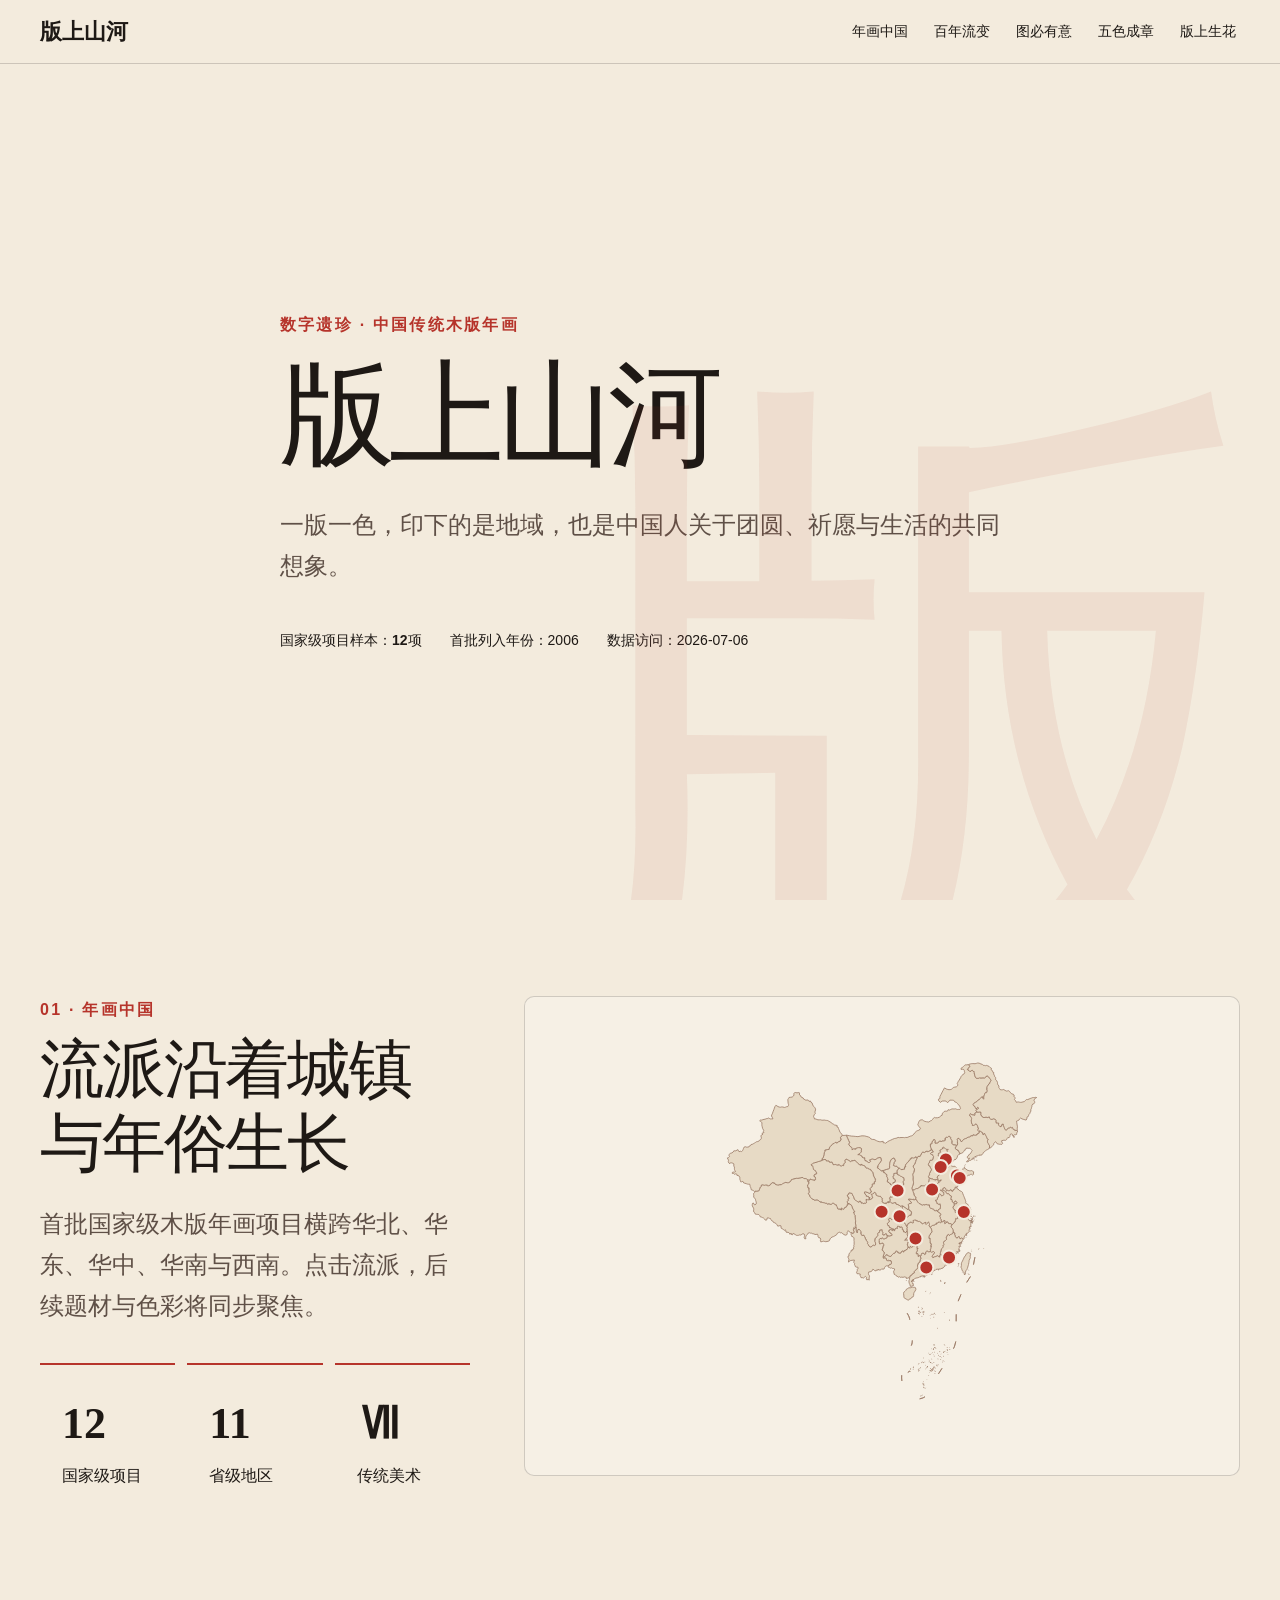
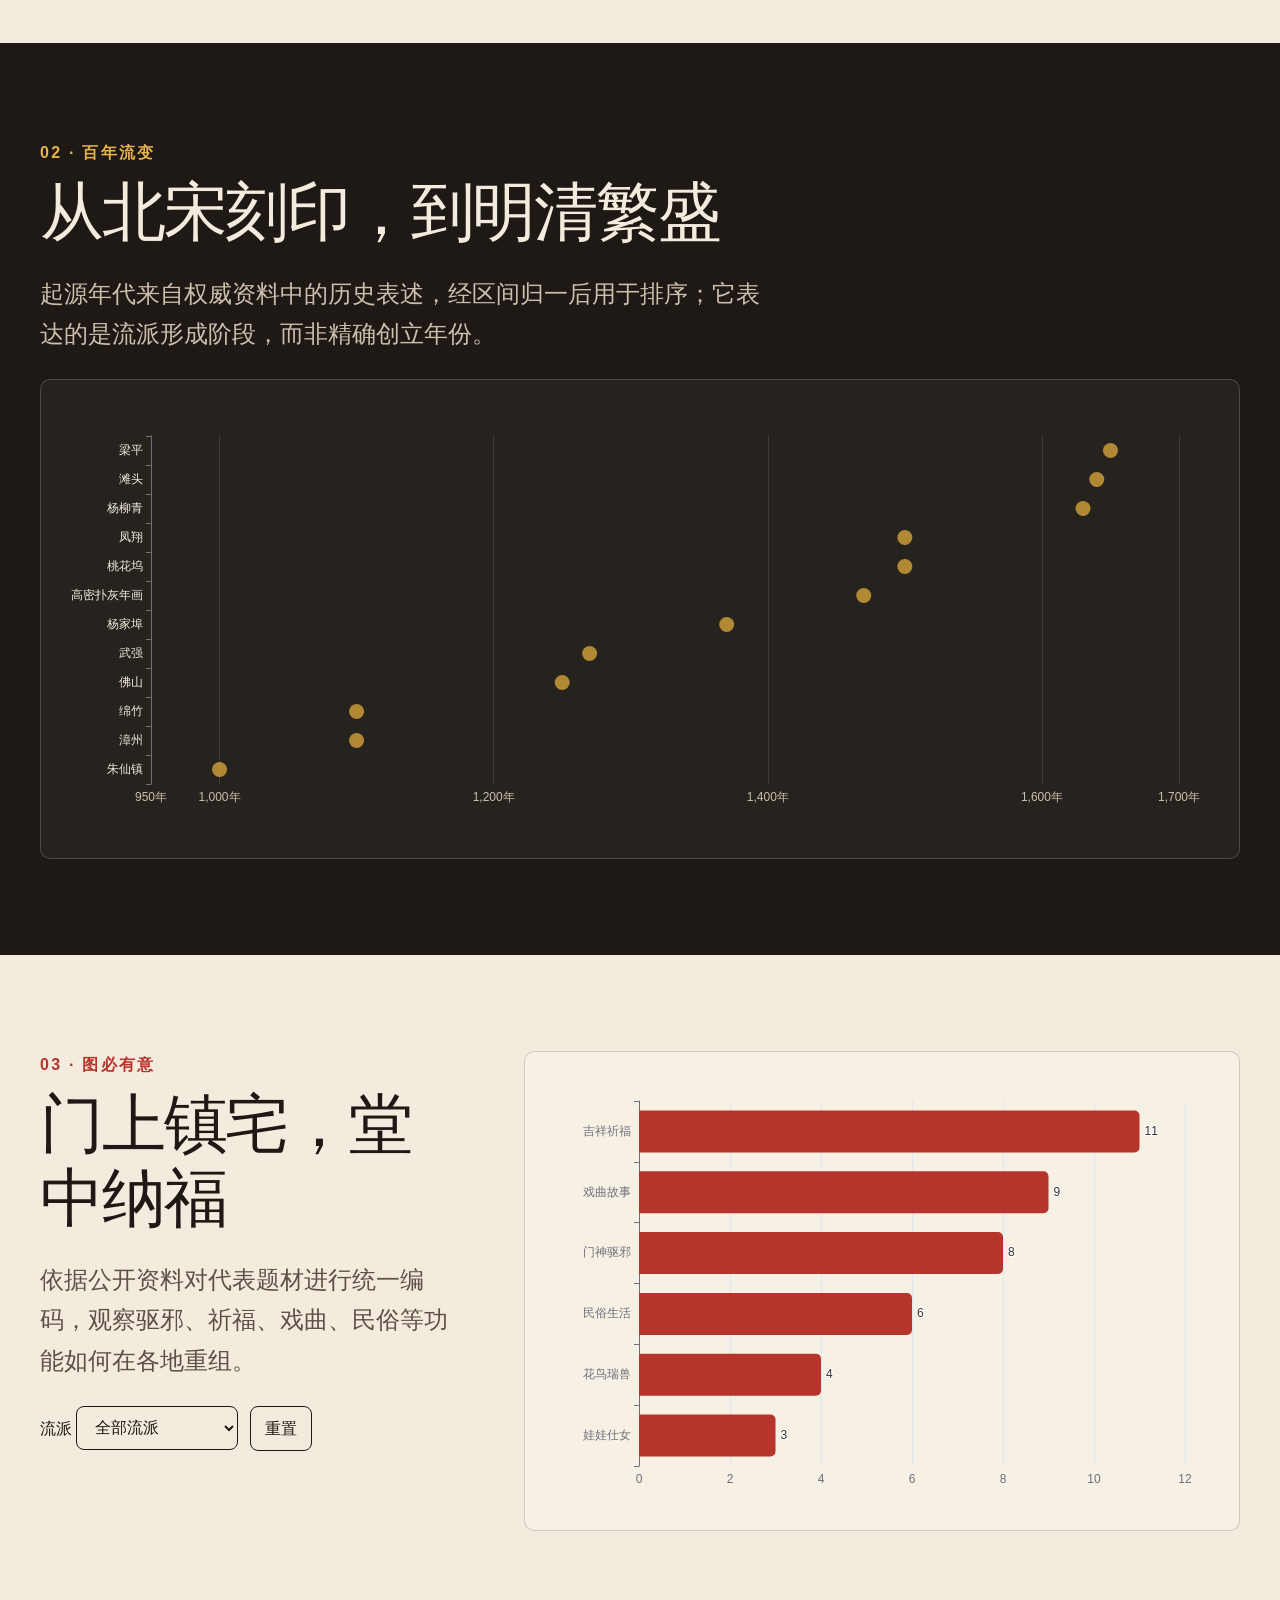
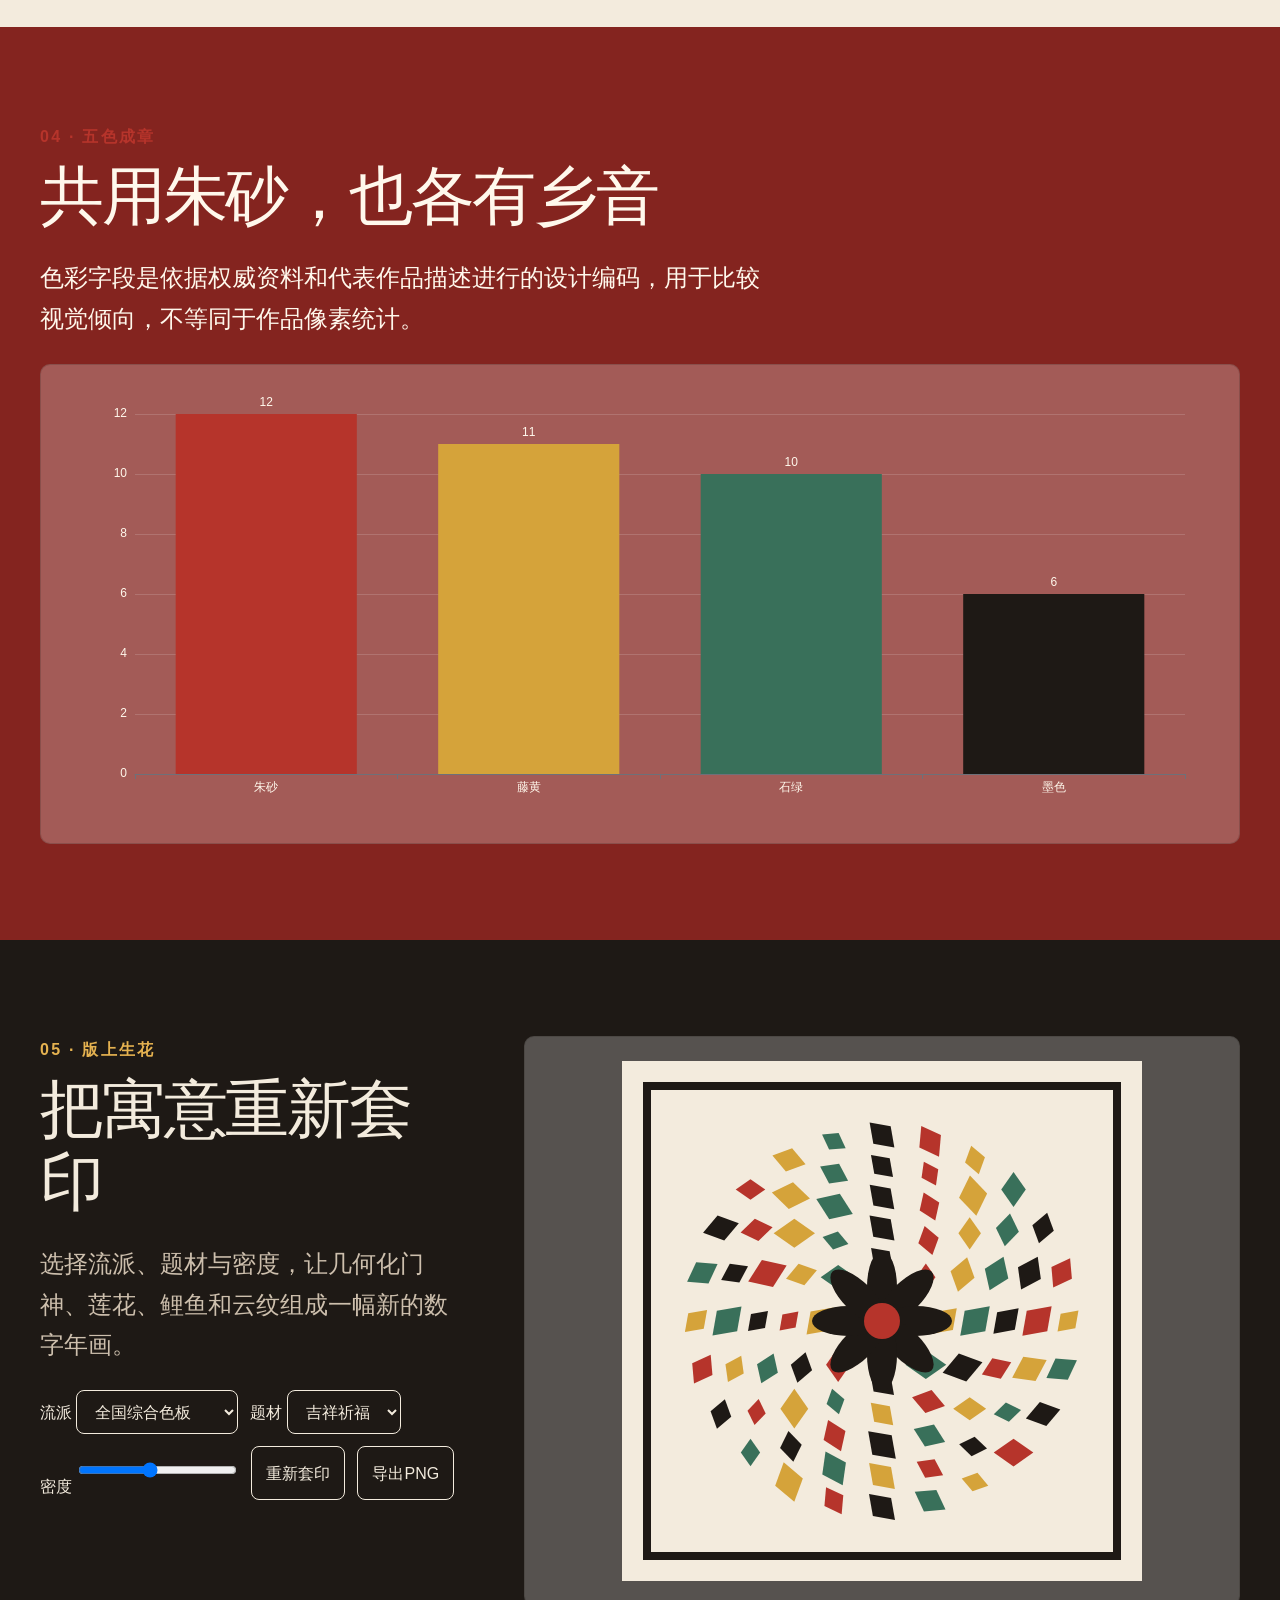
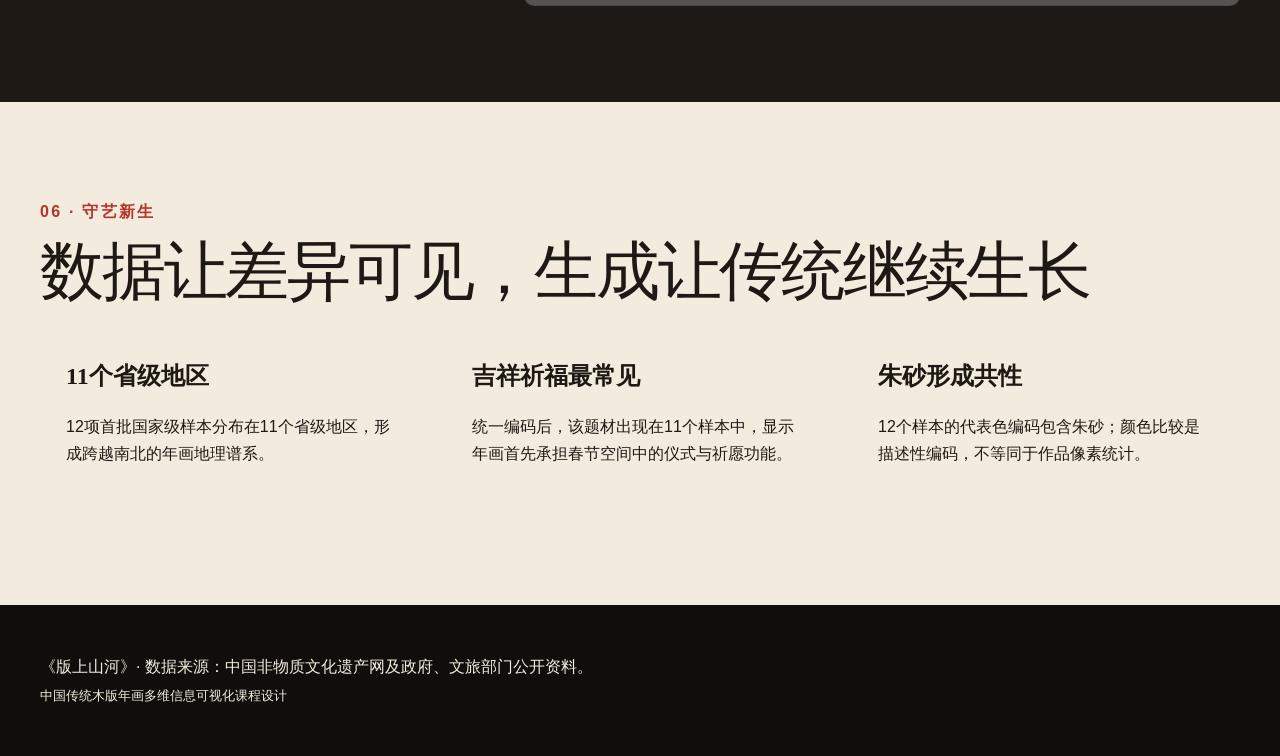
<file: index.html>
<!doctype html>
<html lang="zh-CN">
<head>
  <meta charset="utf-8">
  <meta name="viewport" content="width=device-width, initial-scale=1">
  <meta name="description" content="中国传统木版年画全国流派数据与生成艺术可视化">
  <title>版上山河｜中国传统木版年画多维信息可视化</title>
  <link rel="stylesheet" href="styles/main.css">
</head>
<body>
  <a class="skip-link" href="#main">跳到主要内容</a>
  <nav class="nav" aria-label="章节导航">
    <a class="brand" href="#opening">版上山河</a>
    <div class="nav-links">
      <a href="#atlas">年画中国</a><a href="#timeline">百年流变</a><a href="#subjects">图必有意</a><a href="#palette">五色成章</a><a href="#studio">版上生花</a>
    </div>
  </nav>
  <main id="main">
    <section class="section hero" id="opening">
      <div class="container">
        <p class="eyebrow">数字遗珍 · 中国传统木版年画</p>
        <h1>版上山河</h1>
        <p class="lede">一版一色，印下的是地域，也是中国人关于团圆、祈愿与生活的共同想象。</p>
        <div class="hero-meta"><span>国家级项目样本：<b id="hero-project-count">—</b>项</span><span>首批列入年份：2006</span><span>数据访问：2026-07-06</span></div>
      </div>
    </section>

    <section class="section reveal" id="atlas">
      <div class="container grid-2">
        <div><p class="eyebrow">01 · 年画中国</p><h2>流派沿着城镇与年俗生长</h2><p class="lede">首批国家级木版年画项目横跨华北、华东、华中、华南与西南。点击流派，后续题材与色彩将同步聚焦。</p><div class="stats"><div class="stat"><strong id="project-count">—</strong>国家级项目</div><div class="stat"><strong id="province-count">—</strong>省级地区</div><div class="stat"><strong>Ⅶ</strong>传统美术</div></div></div>
        <div class="chart-card"><div id="map-chart" class="chart" role="img" aria-label="中国木版年画项目地理分布地图"></div></div>
      </div>
    </section>

    <section class="section dark reveal" id="timeline">
      <div class="container"><p class="eyebrow">02 · 百年流变</p><h2>从北宋刻印，到明清繁盛</h2><p class="lede">起源年代来自权威资料中的历史表述，经区间归一后用于排序；它表达的是流派形成阶段，而非精确创立年份。</p><div class="chart-card"><div id="timeline-chart" class="chart" role="img" aria-label="主要木版年画流派形成时间轴"></div></div></div>
    </section>

    <section class="section reveal" id="subjects">
      <div class="container grid-2"><div><p class="eyebrow">03 · 图必有意</p><h2>门上镇宅，堂中纳福</h2><p class="lede">依据公开资料对代表题材进行统一编码，观察驱邪、祈福、戏曲、民俗等功能如何在各地重组。</p><div class="controls"><label>流派 <select class="control" id="school-filter"><option value="">全部流派</option></select></label><button class="control" id="reset-filter" type="button">重置</button></div></div><div class="chart-card"><div id="subject-chart" class="chart" role="img" aria-label="木版年画题材频次图"></div></div></div>
    </section>

    <section class="section red-band reveal" id="palette">
      <div class="container"><p class="eyebrow">04 · 五色成章</p><h2>共用朱砂，也各有乡音</h2><p class="lede">色彩字段是依据权威资料和代表作品描述进行的设计编码，用于比较视觉倾向，不等同于作品像素统计。</p><div class="chart-card"><div id="color-chart" class="chart" role="img" aria-label="木版年画传统色使用频次图"></div></div></div>
    </section>

    <section class="section dark reveal" id="studio">
      <div class="container grid-2"><div><p class="eyebrow">05 · 版上生花</p><h2>把寓意重新套印</h2><p class="lede">选择流派、题材与密度，让几何化门神、莲花、鲤鱼和云纹组成一幅新的数字年画。</p><div class="controls" id="studio-controls"><label>流派 <select class="control" id="art-school"><option value="">全国综合色板</option></select></label><label>题材 <select class="control" id="motif"><option>吉祥祈福</option><option>门神驱邪</option><option>花鸟瑞兽</option></select></label><label>密度 <input class="control" id="density" type="range" min="3" max="10" value="6"></label><button class="control" id="regenerate" type="button">重新套印</button><button class="control" id="download-art" type="button">导出PNG</button></div></div><div class="studio-panel"><div id="art-canvas" aria-label="生成艺术画布"></div></div></div>
    </section>

    <section class="section reveal" id="legacy">
      <div class="container"><p class="eyebrow">06 · 守艺新生</p><h2>数据让差异可见，生成让传统继续生长</h2><div class="insights" id="insights"><article class="insight"><strong>全国分布</strong><p>正在根据数据计算。</p></article><article class="insight"><strong>题材功能</strong><p>正在根据数据计算。</p></article><article class="insight"><strong>色彩共性</strong><p>正在根据数据计算。</p></article></div></div>
    </section>
  </main>
  <footer><div class="container">《版上山河》· 数据来源：中国非物质文化遗产网及政府、文旅部门公开资料。<br><small>中国传统木版年画多维信息可视化课程设计</small></div></footer>
  <script src="vendor/echarts.min.js"></script>
  <script src="vendor/p5.min.js"></script>
  <script type="module" src="scripts/app.mjs"></script>
</body>
</html>
</file>
<file: styles/main.css>
@import url("./tokens.css");

* { box-sizing: border-box; }
html { scroll-behavior: smooth; }
body { margin: 0; color: var(--ink); background: var(--paper); font-family: var(--body); line-height: 1.7; }
a { color: inherit; }
button, select, input { font: inherit; }
.skip-link { position: fixed; left: 12px; top: -60px; z-index: 99; background: var(--ink); color: white; padding: 10px 16px; }
.skip-link:focus { top: 12px; }
.nav { position: sticky; top: 0; z-index: 20; display: flex; justify-content: space-between; align-items: center; min-height: 64px; padding: 0 max(24px, calc((100vw - var(--container)) / 2)); background: rgba(243,235,221,.94); border-bottom: 1px solid var(--hairline); backdrop-filter: blur(8px); }
.brand { font-family: var(--display); font-size: 22px; font-weight: 700; text-decoration: none; }
.nav-links { display: flex; gap: 18px; font-size: 14px; }
.nav-links a { text-decoration: none; padding: 10px 4px; }
.section { padding: var(--space-24) 24px; }
.container { max-width: var(--container); margin: 0 auto; }
.eyebrow { margin: 0 0 10px; color: var(--cinnabar); font-weight: 700; letter-spacing: .14em; text-transform: uppercase; }
h1, h2, h3 { font-family: var(--display); line-height: 1.15; font-weight: 500; }
h1 { margin: 0; max-width: 900px; font-size: clamp(54px, 9vw, 120px); letter-spacing: -.05em; }
h2 { margin: 0 0 22px; font-size: clamp(34px, 5vw, 64px); letter-spacing: -.035em; }
.lede { max-width: 720px; font-size: clamp(18px, 2vw, 24px); color: var(--ink-soft); }
.hero { min-height: calc(100vh - 64px); display: grid; align-items: center; position: relative; overflow: hidden; }
.hero::after { content: "版"; position: absolute; right: -2vw; bottom: -16vw; font-family: var(--display); font-size: min(58vw, 760px); line-height: 1; color: rgba(182,52,43,.08); pointer-events: none; }
.hero-meta { display: flex; gap: 28px; margin-top: 42px; font-size: 14px; }
.dark { color: var(--paper); background: var(--ink); }
.dark .eyebrow { color: #e5b250; }
.dark .lede { color: #cdbfad; }
.red-band { color: #fff8ec; background: var(--cinnabar-dark); }
.red-band .lede { color: #fff8ec; }
.grid-2 { display: grid; grid-template-columns: minmax(0, .75fr) minmax(0, 1.25fr); gap: 54px; align-items: start; }
.chart-card, .studio-panel { min-height: 480px; padding: 24px; border: 1px solid var(--hairline); border-radius: var(--radius); background: rgba(255,255,255,.25); }
.dark .chart-card { border-color: rgba(255,255,255,.18); background: rgba(255,255,255,.04); }
.chart { width: 100%; height: 420px; }
#art-canvas canvas { display: block; max-width: 100%; height: auto !important; margin: 0 auto; }
.stats { display: grid; grid-template-columns: repeat(3, 1fr); gap: 12px; margin: 36px 0; }
.stat { padding: 22px; border-top: 2px solid var(--cinnabar); }
.stat strong { display: block; font-family: var(--display); font-size: 44px; }
.controls { display: flex; flex-wrap: wrap; gap: 12px; margin: 20px 0; }
.control { min-height: 44px; padding: 8px 14px; color: inherit; background: transparent; border: 1px solid currentColor; border-radius: 8px; }
.insights { display: grid; grid-template-columns: repeat(3, 1fr); gap: 18px; }
.insight { padding: 26px; color: var(--ink); background: var(--paper); border-radius: var(--radius); }
.insight strong { font-family: var(--display); font-size: 24px; }
footer { padding: 48px 24px; color: var(--paper); background: #100d0b; }
:focus-visible { outline: 3px solid var(--rattan); outline-offset: 3px; }
.js .reveal { opacity: 0; transform: translateY(28px); transition: opacity .55s ease, transform .55s ease; }
.js .reveal.is-visible { opacity: 1; transform: none; }

@media (max-width: 800px) {
  .nav-links { display: none; }
  .section { padding-block: var(--space-16); }
  .grid-2 { grid-template-columns: 1fr; gap: 28px; }
  .stats, .insights { grid-template-columns: 1fr; }
  .hero-meta { flex-direction: column; gap: 4px; }
  .chart-card, .studio-panel { min-height: 360px; padding: 14px; }
  .chart { height: 340px; }
}

@media (prefers-reduced-motion: reduce) {
  html { scroll-behavior: auto; }
  *, *::before, *::after { animation-duration: .01ms !important; transition-duration: .01ms !important; }
  .js .reveal { opacity: 1; transform: none; }
}
</file>
